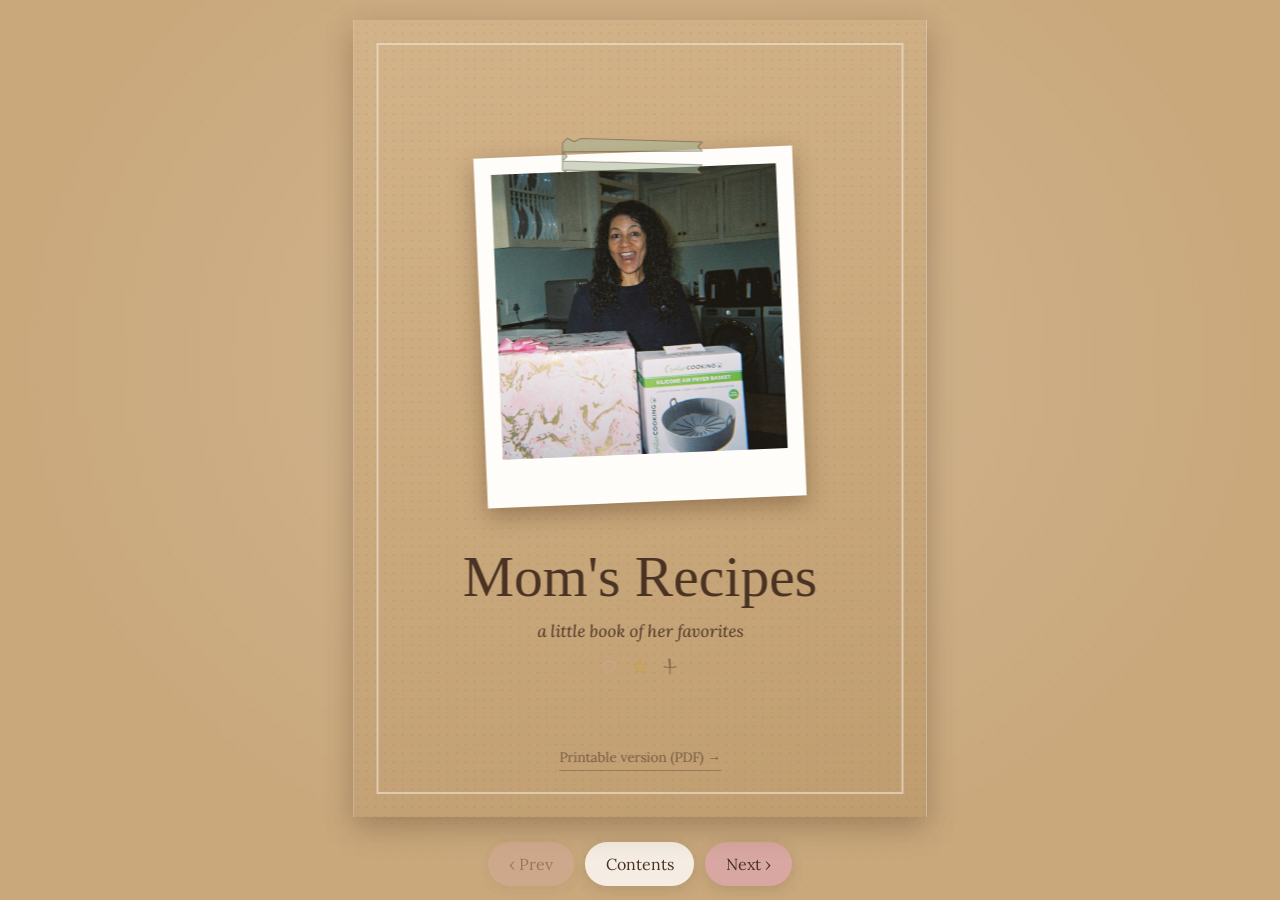
<file: index.html>
<!DOCTYPE html>
<html lang="en">
<head>
<meta charset="UTF-8">
<meta name="viewport" content="width=device-width, initial-scale=1.0, viewport-fit=cover">
<meta name="theme-color" content="#C9A87C">
<meta name="apple-mobile-web-app-capable" content="yes">
<meta name="apple-mobile-web-app-title" content="Mom's Recipes">
<title>Mom's Recipes</title>
<link rel="icon" href="data:image/svg+xml,%3Csvg xmlns='http://www.w3.org/2000/svg' viewBox='0 0 64 64'%3E%3Cpath d='M32 54C8 38 10 16 23 14c5-1 9 4 9 7 0-3 4-8 9-7 13 2 15 24-9 40z' fill='%23D8A7A1'/%3E%3C/svg%3E">
<link rel="preconnect" href="https://fonts.googleapis.com">
<link rel="preconnect" href="https://fonts.gstatic.com" crossorigin>
<link href="https://fonts.googleapis.com/css2?family=Homemade+Apple&family=Lora:ital,wght@0,400;0,600;1,400&display=swap" rel="stylesheet">
<link rel="preload" as="image" href="assets/img/cover-photo.jpg">
<link rel="stylesheet" href="styles.css">
<link rel="stylesheet" href="recipe-page.css">
<link rel="stylesheet" href="vendor/page-flip/page-flip.css">
<link rel="stylesheet" href="book.css">
</head>
<body>

<div class="app">
  <main class="book-stage" id="stage">
    <div class="book-slider" id="slider"></div>
    <div class="book-loading" id="loading">Opening the book…</div>
    <div class="swipe-hint" id="hint">Swipe or tap the page edges to turn</div>
  </main>

  <nav class="book-controls" aria-label="Book navigation">
    <button id="btn-prev" type="button" aria-label="Previous page">‹ Prev</button>
    <button id="btn-toc" type="button" class="secondary" aria-label="Go to contents">Contents</button>
    <button id="btn-next" type="button" aria-label="Next page">Next ›</button>
  </nav>
</div>

<script src="vendor/page-flip/page-flip.browser.js"></script>
<script src="book-core.js"></script>
<script src="book.js"></script>
</body>
</html>
</file>
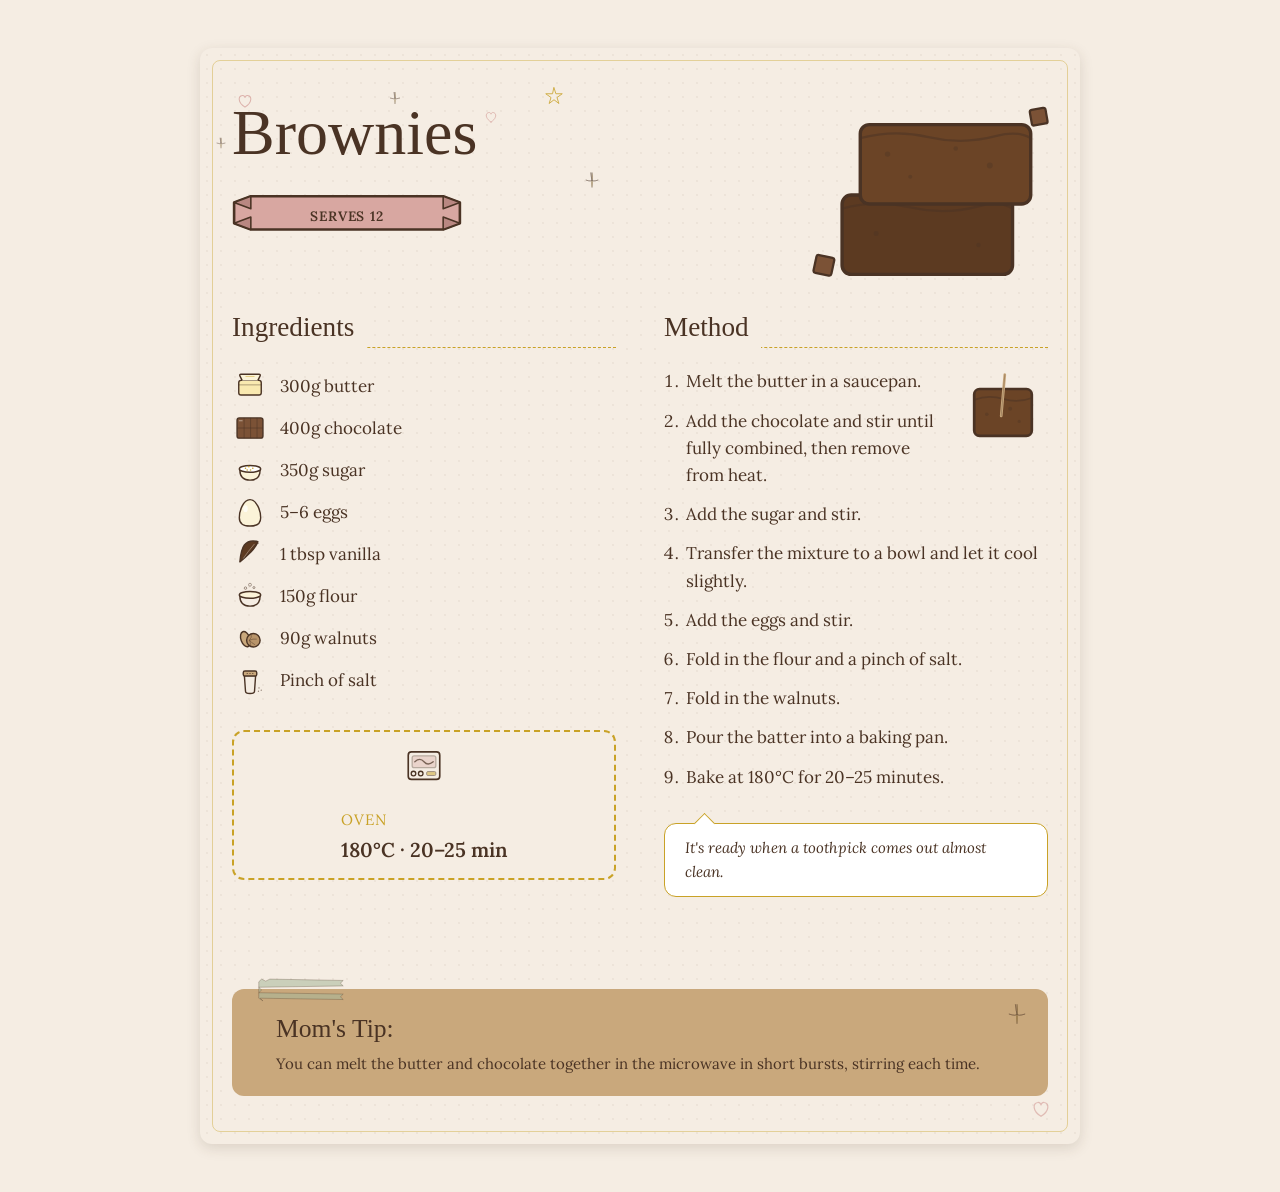
<file: brownies.html>
<!DOCTYPE html>
<html lang="en">
<head>
<meta charset="UTF-8">
<meta name="viewport" content="width=device-width, initial-scale=1.0">
<title>Brownies — Mom's Recipe Book</title>
<link rel="preconnect" href="https://fonts.googleapis.com">
<link rel="preconnect" href="https://fonts.gstatic.com" crossorigin>
<link href="https://fonts.googleapis.com/css2?family=Homemade+Apple&family=Lora:ital,wght@0,400;0,600;1,400&display=swap" rel="stylesheet">
<link rel="stylesheet" href="styles.css">
<link rel="stylesheet" href="recipe-page.css">
<style>
  body {
    padding: var(--space-xl) var(--space-md);
  }
  .recipe-page {
    max-width: 880px;
    margin: 0 auto;
  }
</style>
</head>
<body>

<div class="recipe-page">

  <div class="page-header">
    <img class="hero" src="assets/img/brownies-hero.svg" alt="Stacked brownie squares illustration">
    <img class="doodle doodle--heart1" src="assets/icons/heart.svg" alt="">
    <img class="doodle doodle--heart2" src="assets/icons/heart.svg" alt="">
    <img class="doodle doodle--star1" src="assets/icons/star.svg" alt="">
    <img class="doodle doodle--sparkle1" src="assets/icons/sparkle.svg" alt="">
    <img class="doodle doodle--sparkle2" src="assets/icons/sparkle.svg" alt="">
    <img class="doodle doodle--sparkle3" src="assets/icons/sparkle.svg" alt="">

    <h1>Brownies</h1>

    <div class="ribbon-wrap">
      <img src="assets/icons/ribbon-banner.svg" alt="">
      <span class="ribbon-text">SERVES 12</span>
    </div>
  </div>

  <div class="spread">

    <div class="col">
      <h2>Ingredients</h2>
      <hr class="col-heading-rule">
      <ul class="ingredients-list">
        <li><img src="assets/icons/butter.svg" alt="">300g butter</li>
        <li><img src="assets/icons/chocolate-bar.svg" alt="">400g chocolate</li>
        <li><img src="assets/icons/sugar.svg" alt="">350g sugar</li>
        <li><img src="assets/icons/egg.svg" alt="">5–6 eggs</li>
        <li><img src="assets/icons/vanilla-pod.svg" alt="">1 tbsp vanilla</li>
        <li><img src="assets/icons/flour.svg" alt="">150g flour</li>
        <li><img src="assets/icons/nuts.svg" alt="">90g walnuts</li>
        <li><img src="assets/icons/salt.svg" alt="">Pinch of salt</li>
      </ul>

      <div class="callout dashed">
        <img src="assets/icons/oven.svg" alt="">
        <div>
          <span class="callout-label">Oven</span><br>
          <span class="callout-value">180°C · 20–25 min</span>
        </div>
      </div>
    </div>

    <div class="col">
      <h2>Method</h2>
      <hr class="col-heading-rule">
      <img class="method-hero" src="assets/img/brownie-toothpick.svg" alt="Brownie square with a toothpick test">
      <ol class="method-list">
        <li>Melt the butter in a saucepan.</li>
        <li>Add the chocolate and stir until fully combined, then remove from heat.</li>
        <li>Add the sugar and stir.</li>
        <li>Transfer the mixture to a bowl and let it cool slightly.</li>
        <li>Add the eggs and stir.</li>
        <li>Fold in the flour and a pinch of salt.</li>
        <li>Fold in the walnuts.</li>
        <li>Pour the batter into a baking pan.</li>
        <li>Bake at 180°C for 20–25 minutes.</li>
      </ol>

      <div class="speech-bubble">
        It's ready when a toothpick comes out almost clean.
      </div>
    </div>

    <div class="nota-box">
      <img class="washi" src="assets/icons/washi-tape.svg" alt="">
      <img class="corner-flourish corner-flourish--tr" src="assets/icons/sparkle.svg" alt="">
      <span class="nota-label">Mom's Tip:</span>
      <p>You can melt the butter and chocolate together in the microwave in short bursts, stirring each time.</p>
    </div>

  </div>

  <img class="corner-flourish corner-flourish--br" src="assets/icons/heart.svg" alt="">

</div>

</body>
</html>
</file>
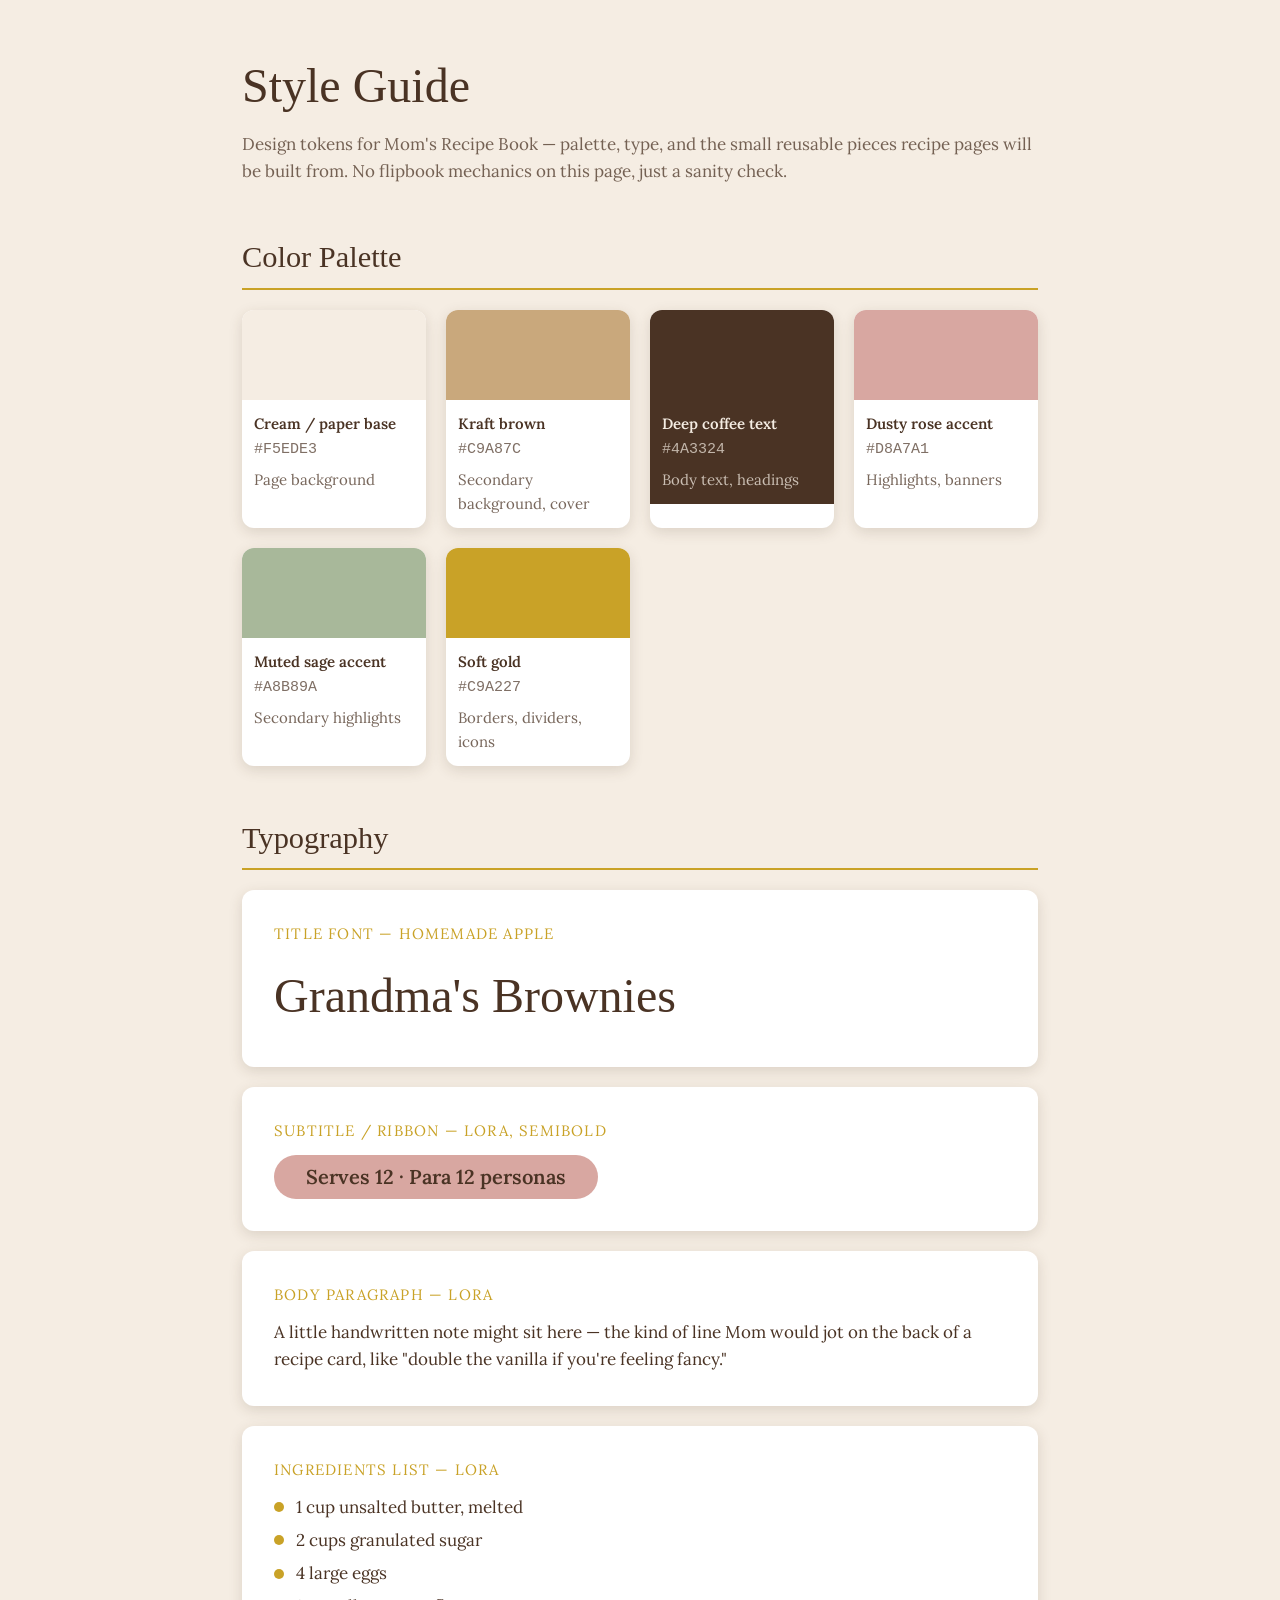
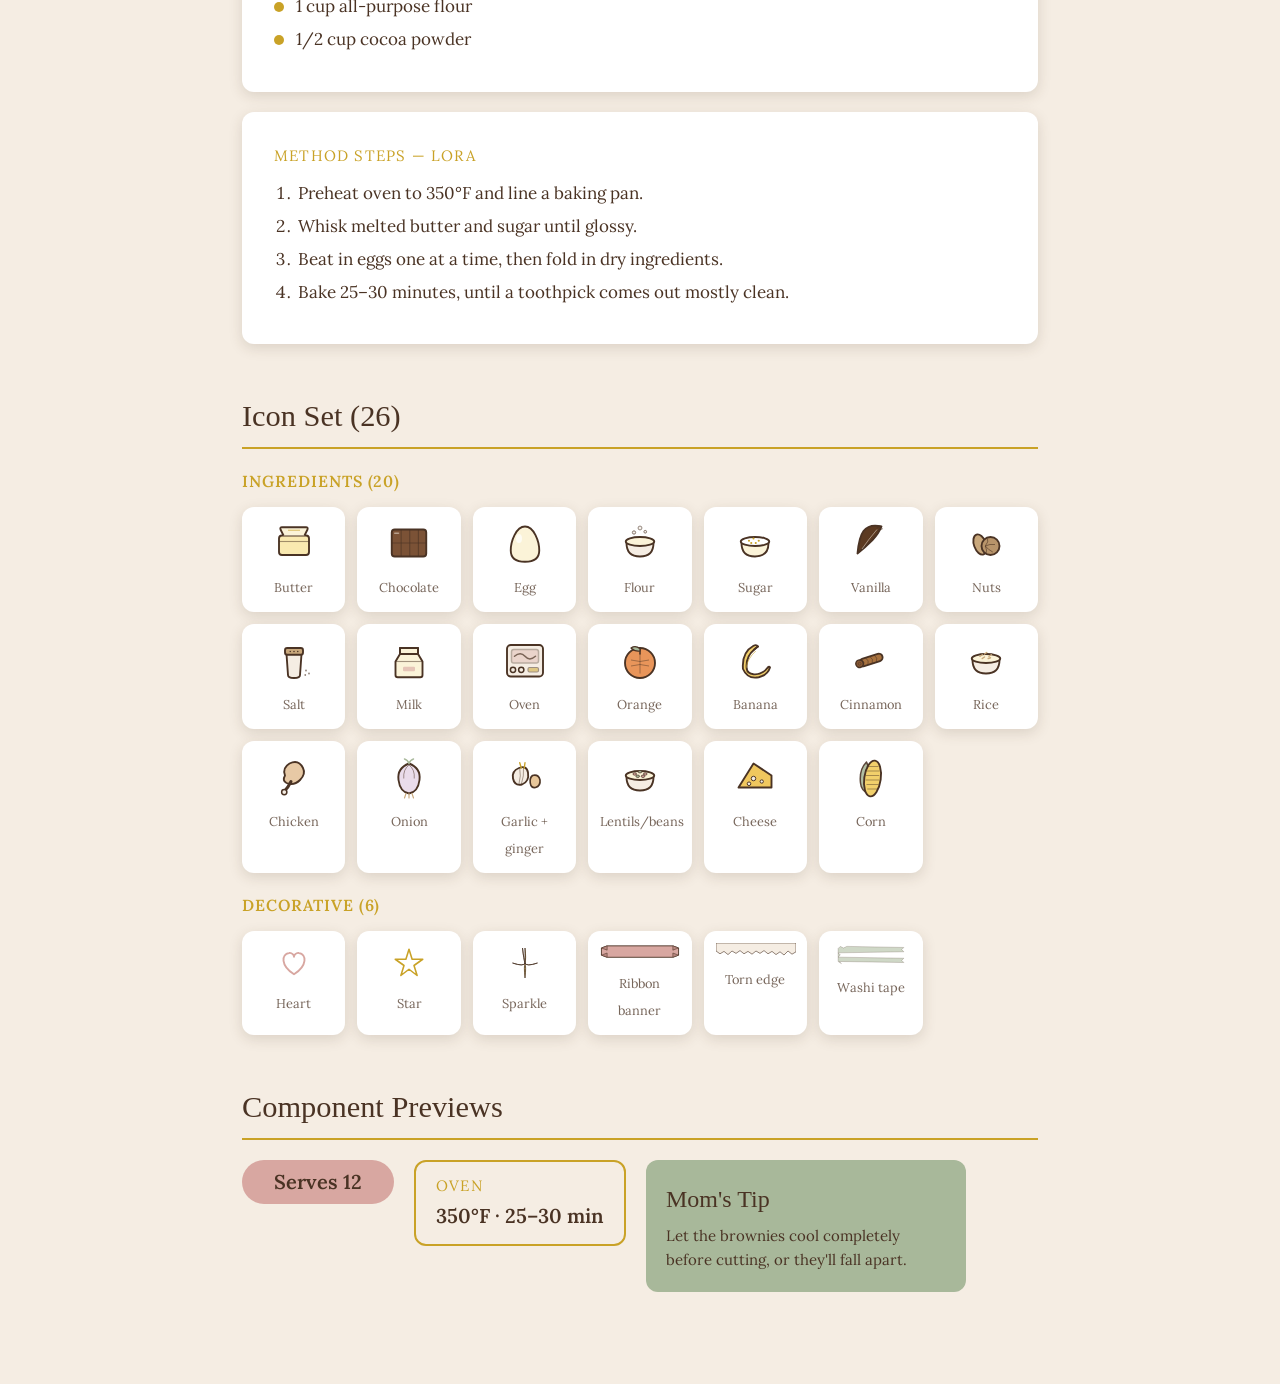
<file: style-guide.html>
<!DOCTYPE html>
<html lang="en">
<head>
<meta charset="UTF-8">
<meta name="viewport" content="width=device-width, initial-scale=1.0">
<title>Style Guide — Mom's Recipe Book</title>
<link rel="preconnect" href="https://fonts.googleapis.com">
<link rel="preconnect" href="https://fonts.gstatic.com" crossorigin>
<link href="https://fonts.googleapis.com/css2?family=Homemade+Apple&family=Lora:ital,wght@0,400;0,600;1,400&display=swap" rel="stylesheet">
<link rel="stylesheet" href="styles.css">
<style>
  .guide {
    max-width: 860px;
    margin: 0 auto;
    padding: var(--space-xl) var(--space-lg) var(--space-xl);
  }

  .guide-intro {
    margin-bottom: var(--space-xl);
  }

  .guide-intro h1 {
    font-size: var(--text-recipe-title);
    margin-bottom: var(--space-xs);
  }

  .guide-intro p {
    margin: 0;
    color: var(--color-coffee);
    opacity: 0.75;
  }

  section.guide-section {
    margin-bottom: var(--space-xl);
  }

  section.guide-section h2 {
    font-size: 1.9rem;
    border-bottom: 2px solid var(--color-gold);
    padding-bottom: var(--space-xs);
    margin-bottom: var(--space-md);
  }

  /* Color swatches */
  .swatch-grid {
    display: grid;
    grid-template-columns: repeat(auto-fit, minmax(180px, 1fr));
    gap: var(--space-md);
  }

  .swatch {
    border-radius: var(--radius-card);
    overflow: hidden;
    box-shadow: var(--shadow-card);
    background: #fff;
  }

  .swatch-color {
    height: 90px;
  }

  .swatch-info {
    padding: var(--space-sm);
    font-size: var(--text-note);
  }

  .swatch-info .swatch-name {
    font-weight: 600;
    display: block;
  }

  .swatch-info .swatch-hex {
    font-family: monospace;
    opacity: 0.7;
  }

  .swatch-info .swatch-use {
    display: block;
    margin-top: var(--space-xs);
    opacity: 0.75;
  }

  /* Typography specimens */
  .type-specimen {
    background: #fff;
    border-radius: var(--radius-card);
    box-shadow: var(--shadow-card);
    padding: var(--space-lg);
    margin-bottom: var(--space-md);
  }

  .type-specimen .label {
    font-size: var(--text-note);
    text-transform: uppercase;
    letter-spacing: 0.08em;
    color: var(--color-gold);
    display: block;
    margin-bottom: var(--space-sm);
  }

  .specimen-title {
    font-size: var(--text-recipe-title);
    font-family: var(--font-title);
  }

  .specimen-subtitle {
    font-size: var(--text-subtitle);
    font-family: var(--font-body);
    font-weight: 600;
  }

  .step-list {
    padding-left: 1.4em;
    margin: 0;
  }

  .step-list li {
    margin-bottom: var(--space-xs);
  }

  .ingredient-list {
    list-style: none;
    padding: 0;
    margin: 0;
  }

  .ingredient-list li {
    display: flex;
    align-items: center;
    gap: var(--space-sm);
    margin-bottom: var(--space-xs);
  }

  .ingredient-list li::before {
    content: "";
    width: 10px;
    height: 10px;
    border-radius: 50%;
    background: var(--color-gold);
    flex-shrink: 0;
  }

  /* Component preview row */
  .component-row {
    display: flex;
    flex-wrap: wrap;
    gap: var(--space-md);
    align-items: flex-start;
  }

  .component-row .tip-band {
    max-width: 320px;
  }

  .icon-grid {
    display: grid;
    grid-template-columns: repeat(auto-fill, minmax(90px, 1fr));
    gap: var(--space-sm);
  }

  .icon-tile {
    background: #fff;
    border-radius: var(--radius-card);
    box-shadow: var(--shadow-card);
    padding: var(--space-sm);
    text-align: center;
  }

  .icon-tile img {
    display: block;
    margin: 0 auto var(--space-xs);
  }

  .icon-tile span {
    font-size: 0.8rem;
    opacity: 0.75;
  }

  h3.icon-subhead {
    font-family: var(--font-body);
    font-size: 1rem;
    font-weight: 600;
    text-transform: uppercase;
    letter-spacing: 0.06em;
    color: var(--color-gold);
    margin: var(--space-md) 0 var(--space-sm);
  }
</style>
</head>
<body>

<div class="guide">

  <div class="guide-intro">
    <h1>Style Guide</h1>
    <p>Design tokens for Mom's Recipe Book — palette, type, and the small reusable pieces recipe pages will be built from. No flipbook mechanics on this page, just a sanity check.</p>
  </div>

  <section class="guide-section">
    <h2>Color Palette</h2>
    <div class="swatch-grid">
      <div class="swatch">
        <div class="swatch-color" style="background: var(--color-cream);"></div>
        <div class="swatch-info">
          <span class="swatch-name">Cream / paper base</span>
          <span class="swatch-hex">#F5EDE3</span>
          <span class="swatch-use">Page background</span>
        </div>
      </div>
      <div class="swatch">
        <div class="swatch-color" style="background: var(--color-kraft);"></div>
        <div class="swatch-info">
          <span class="swatch-name">Kraft brown</span>
          <span class="swatch-hex">#C9A87C</span>
          <span class="swatch-use">Secondary background, cover</span>
        </div>
      </div>
      <div class="swatch">
        <div class="swatch-color" style="background: var(--color-coffee);"></div>
        <div class="swatch-info" style="color: #F5EDE3; background: var(--color-coffee);">
          <span class="swatch-name">Deep coffee text</span>
          <span class="swatch-hex">#4A3324</span>
          <span class="swatch-use">Body text, headings</span>
        </div>
      </div>
      <div class="swatch">
        <div class="swatch-color" style="background: var(--color-rose);"></div>
        <div class="swatch-info">
          <span class="swatch-name">Dusty rose accent</span>
          <span class="swatch-hex">#D8A7A1</span>
          <span class="swatch-use">Highlights, banners</span>
        </div>
      </div>
      <div class="swatch">
        <div class="swatch-color" style="background: var(--color-sage);"></div>
        <div class="swatch-info">
          <span class="swatch-name">Muted sage accent</span>
          <span class="swatch-hex">#A8B89A</span>
          <span class="swatch-use">Secondary highlights</span>
        </div>
      </div>
      <div class="swatch">
        <div class="swatch-color" style="background: var(--color-gold);"></div>
        <div class="swatch-info">
          <span class="swatch-name">Soft gold</span>
          <span class="swatch-hex">#C9A227</span>
          <span class="swatch-use">Borders, dividers, icons</span>
        </div>
      </div>
    </div>
  </section>

  <section class="guide-section">
    <h2>Typography</h2>

    <div class="type-specimen">
      <span class="label">Title font — Homemade Apple</span>
      <div class="specimen-title">Grandma's Brownies</div>
    </div>

    <div class="type-specimen">
      <span class="label">Subtitle / ribbon — Lora, semibold</span>
      <span class="ribbon specimen-subtitle">Serves 12 · Para 12 personas</span>
    </div>

    <div class="type-specimen">
      <span class="label">Body paragraph — Lora</span>
      <p style="margin:0;">A little handwritten note might sit here — the kind of line Mom would jot on the back of a recipe card, like "double the vanilla if you're feeling fancy."</p>
    </div>

    <div class="type-specimen">
      <span class="label">Ingredients list — Lora</span>
      <ul class="ingredient-list">
        <li>1 cup unsalted butter, melted</li>
        <li>2 cups granulated sugar</li>
        <li>4 large eggs</li>
        <li>1 cup all-purpose flour</li>
        <li>1/2 cup cocoa powder</li>
      </ul>
    </div>

    <div class="type-specimen">
      <span class="label">Method steps — Lora</span>
      <ol class="step-list">
        <li>Preheat oven to 350°F and line a baking pan.</li>
        <li>Whisk melted butter and sugar until glossy.</li>
        <li>Beat in eggs one at a time, then fold in dry ingredients.</li>
        <li>Bake 25–30 minutes, until a toothpick comes out mostly clean.</li>
      </ol>
    </div>
  </section>

  <section class="guide-section">
    <h2>Icon Set (26)</h2>

    <h3 class="icon-subhead">Ingredients (20)</h3>
    <div class="icon-grid">
      <div class="icon-tile"><img src="assets/icons/butter.svg" width="48" height="48" alt="Butter"><span>Butter</span></div>
      <div class="icon-tile"><img src="assets/icons/chocolate-bar.svg" width="48" height="48" alt="Chocolate bar"><span>Chocolate</span></div>
      <div class="icon-tile"><img src="assets/icons/egg.svg" width="48" height="48" alt="Egg"><span>Egg</span></div>
      <div class="icon-tile"><img src="assets/icons/flour.svg" width="48" height="48" alt="Flour"><span>Flour</span></div>
      <div class="icon-tile"><img src="assets/icons/sugar.svg" width="48" height="48" alt="Sugar"><span>Sugar</span></div>
      <div class="icon-tile"><img src="assets/icons/vanilla-pod.svg" width="48" height="48" alt="Vanilla pod"><span>Vanilla</span></div>
      <div class="icon-tile"><img src="assets/icons/nuts.svg" width="48" height="48" alt="Nuts"><span>Nuts</span></div>
      <div class="icon-tile"><img src="assets/icons/salt.svg" width="48" height="48" alt="Salt"><span>Salt</span></div>
      <div class="icon-tile"><img src="assets/icons/milk.svg" width="48" height="48" alt="Milk"><span>Milk</span></div>
      <div class="icon-tile"><img src="assets/icons/oven.svg" width="48" height="48" alt="Oven"><span>Oven</span></div>
      <div class="icon-tile"><img src="assets/icons/orange.svg" width="48" height="48" alt="Orange"><span>Orange</span></div>
      <div class="icon-tile"><img src="assets/icons/banana.svg" width="48" height="48" alt="Banana"><span>Banana</span></div>
      <div class="icon-tile"><img src="assets/icons/cinnamon-stick.svg" width="48" height="48" alt="Cinnamon stick"><span>Cinnamon</span></div>
      <div class="icon-tile"><img src="assets/icons/rice.svg" width="48" height="48" alt="Rice"><span>Rice</span></div>
      <div class="icon-tile"><img src="assets/icons/chicken.svg" width="48" height="48" alt="Chicken"><span>Chicken</span></div>
      <div class="icon-tile"><img src="assets/icons/onion.svg" width="48" height="48" alt="Onion"><span>Onion</span></div>
      <div class="icon-tile"><img src="assets/icons/garlic-ginger.svg" width="48" height="48" alt="Garlic and ginger"><span>Garlic + ginger</span></div>
      <div class="icon-tile"><img src="assets/icons/lentils-beans.svg" width="48" height="48" alt="Lentils and beans"><span>Lentils/beans</span></div>
      <div class="icon-tile"><img src="assets/icons/cheese.svg" width="48" height="48" alt="Cheese"><span>Cheese</span></div>
      <div class="icon-tile"><img src="assets/icons/corn.svg" width="48" height="48" alt="Corn"><span>Corn</span></div>
    </div>

    <h3 class="icon-subhead">Decorative (6)</h3>
    <div class="icon-grid">
      <div class="icon-tile"><img src="assets/icons/heart.svg" width="40" height="40" alt="Heart doodle"><span>Heart</span></div>
      <div class="icon-tile"><img src="assets/icons/star.svg" width="40" height="40" alt="Star doodle"><span>Star</span></div>
      <div class="icon-tile"><img src="assets/icons/sparkle.svg" width="40" height="40" alt="Sparkle mark"><span>Sparkle</span></div>
      <div class="icon-tile"><img src="assets/icons/ribbon-banner.svg" width="80" height="20" alt="Ribbon banner"><span>Ribbon banner</span></div>
      <div class="icon-tile"><img src="assets/icons/torn-paper-edge.svg" width="80" height="16" alt="Torn paper edge"><span>Torn edge</span></div>
      <div class="icon-tile"><img src="assets/icons/washi-tape.svg" width="70" height="24" alt="Washi tape strip"><span>Washi tape</span></div>
    </div>
  </section>

  <section class="guide-section">
    <h2>Component Previews</h2>
    <div class="component-row">
      <span class="ribbon">Serves 12</span>

      <div class="callout">
        <span class="callout-label">Oven</span>
        <span class="callout-value">350°F · 25–30 min</span>
      </div>

      <div class="tip-band">
        <span class="tip-label">Mom's Tip</span>
        Let the brownies cool completely before cutting, or they'll fall apart.
      </div>
    </div>
  </section>

</div>

</body>
</html>
</file>
<file: styles.css>
/* ==========================================================================
   Mom's Recipe Book — Design System
   Vintage-cozy scrapbook: dusty rose + cream + kraft brown, handwritten
   titles, warm serif body. See PROJECT_BRIEF.md for the full spec.
   ========================================================================== */

:root {
  /* -- Color tokens --------------------------------------------------- */
  --color-cream: #F5EDE3;   /* page background */
  --color-kraft: #C9A87C;   /* secondary background, cover */
  --color-coffee: #4A3324;  /* body text, headings */
  --color-rose: #D8A7A1;    /* highlights, banners */
  --color-sage: #A8B89A;    /* secondary highlights */
  --color-gold: #C9A227;    /* borders, dividers, icons */

  /* -- Font tokens ------------------------------------------------------ */
  --font-title: 'Homemade Apple', cursive;
  --font-body: 'Lora', serif;

  /* -- Type scale --------------------------------------------------------
     Sizes tuned for a recipe-card spread, not a generic web page. */
  --text-recipe-title: 3rem;      /* large script recipe name */
  --text-subtitle: 1.25rem;       /* ribbon banner: "Serves 12" etc. */
  --text-body: 1.0625rem;         /* paragraph / step text */
  --text-step-number: 1.0625rem;  /* numbered method steps */
  --text-note: 0.9375rem;         /* footer band / "Mom's Tip" / small print */

  /* -- Spacing scale ------------------------------------------------------ */
  --space-xs: 0.375rem;
  --space-sm: 0.75rem;
  --space-md: 1.25rem;
  --space-lg: 2rem;
  --space-xl: 3rem;

  /* -- Shape / shadow ----------------------------------------------------- */
  --radius-card: 0.75rem;
  --radius-pill: 999px;
  --shadow-card: 0 4px 14px rgba(74, 51, 36, 0.15);
}

/* -- Base ------------------------------------------------------------- */
* {
  box-sizing: border-box;
}

body {
  margin: 0;
  background: var(--color-cream);
  color: var(--color-coffee);
  font-family: var(--font-body);
  font-size: var(--text-body);
  line-height: 1.6;
}

h1, h2, h3 {
  font-family: var(--font-title);
  font-weight: 400;
  margin: 0 0 var(--space-sm);
}

/* -- Reusable components (used by style-guide.html and, later, real
      recipe pages) --------------------------------------------------- */

/* Ribbon banner — subtitle/serving info under a recipe title */
.ribbon {
  display: inline-block;
  background: var(--color-rose);
  color: var(--color-coffee);
  font-family: var(--font-body);
  font-size: var(--text-subtitle);
  font-weight: 600;
  padding: var(--space-xs) var(--space-lg);
  border-radius: var(--radius-pill);
}

/* Oven-temp / key-spec callout box */
.callout {
  display: inline-flex;
  flex-direction: column;
  gap: 0.15rem;
  background: var(--color-cream);
  border: 2px solid var(--color-gold);
  border-radius: var(--radius-card);
  padding: var(--space-sm) var(--space-md);
}

.callout .callout-label {
  font-size: var(--text-note);
  text-transform: uppercase;
  letter-spacing: 0.08em;
  color: var(--color-gold);
}

.callout .callout-value {
  font-size: var(--text-subtitle);
  font-weight: 600;
}

/* "Mom's Tip" footer band */
.tip-band {
  background: var(--color-sage);
  color: var(--color-coffee);
  border-radius: var(--radius-card);
  padding: var(--space-md);
  font-size: var(--text-note);
}

.tip-band .tip-label {
  font-family: var(--font-title);
  font-size: 1.5rem;
  display: block;
  margin-bottom: var(--space-xs);
}
</file>
<file: recipe-page.css>
/* ==========================================================================
   Recipe page anatomy — illustrated style (default)
   Shared by the standalone preview pages and the flipbook (index.html).
   Depends on styles.css tokens.
   ========================================================================== */

.recipe-page {
  background: var(--color-cream);
  background-image: radial-gradient(rgba(74, 51, 36, 0.05) 1px, transparent 1px);
  background-size: 14px 14px;
  border-radius: var(--radius-card);
  box-shadow: var(--shadow-card);
  padding: var(--space-xl) var(--space-lg);
  position: relative;
  overflow: hidden;
}

.recipe-page::before {
  content: "";
  position: absolute;
  inset: 12px;
  border: 1.5px solid rgba(201, 162, 39, 0.4);
  border-radius: calc(var(--radius-card) - 4px);
  pointer-events: none;
}

.corner-flourish {
  position: absolute;
  width: 26px;
  opacity: 0.7;
}
.corner-flourish--br { bottom: 22px; right: 26px; }
.corner-flourish--tr { top: 12px; right: 18px; }

/* -- Header ----------------------------------------------------- */
.page-header {
  position: relative;
  padding-bottom: var(--space-md);
  margin-bottom: var(--space-lg);
}

.page-header h1 {
  font-size: 4rem;
  line-height: 1.15;
  margin-bottom: var(--space-sm);
  max-width: 60%;
  word-spacing: 0.15em;
}

/* Recipes without a hero illustration don't need to leave room for one. */
.page-header.no-hero h1 {
  max-width: 92%;
}

.doodle {
  position: absolute;
  opacity: 0.85;
}
.doodle--heart1 { top: -6px; left: 2px; width: 22px; }
.doodle--heart2 { top: 12px; left: 250px; width: 18px; }
.doodle--star1  { top: -12px; left: 310px; width: 24px; }
.doodle--sparkle1 { top: 74px; left: 350px; width: 20px; }
.doodle--sparkle2 { top: -6px; left: 155px; width: 16px; }
.doodle--sparkle3 { top: 40px; left: -18px; width: 14px; }

/* Generic, length-independent doodle row — used by the templated recipe
   pages (title text varies), vs. the hand-tuned scatter above which is
   specific to "Brownies". */
.header-doodles {
  display: flex;
  align-items: center;
  gap: var(--space-sm);
  margin-bottom: var(--space-xs);
}
.header-doodles img {
  width: 20px;
  opacity: 0.8;
}

.hero {
  position: absolute;
  top: -10px;
  right: -10px;
  width: 250px;
}

.ribbon-wrap {
  position: relative;
  display: inline-block;
  margin-top: var(--space-xs);
}

.ribbon-wrap img {
  display: block;
  width: 230px;
  height: auto;
}

.ribbon-wrap .ribbon-text {
  position: absolute;
  inset: 0;
  display: flex;
  align-items: center;
  justify-content: center;
  font-family: var(--font-body);
  font-weight: 600;
  font-size: 0.85rem;
  letter-spacing: 0.06em;
  color: var(--color-coffee);
}

/* -- Two-column body ---------------------------------------------- */
.spread {
  display: grid;
  grid-template-columns: 1fr 1fr;
  gap: var(--space-xl);
}

.col h2 {
  font-size: 1.7rem;
  display: inline-block;
  background: var(--color-cream);
  position: relative;
  padding-right: var(--space-sm);
}

.col-heading-rule {
  border: none;
  border-top: 1px dashed var(--color-gold);
  margin: -0.9rem 0 var(--space-md);
}

.ingredients-list {
  list-style: none;
  margin: 0 0 var(--space-lg);
  padding: 0;
}

.ingredients-list li {
  display: flex;
  align-items: center;
  gap: var(--space-sm);
  margin-bottom: var(--space-xs);
}

.ingredients-list img {
  width: 36px;
  height: 36px;
  flex-shrink: 0;
}

.ingredient-dot {
  width: 10px;
  height: 10px;
  min-width: 10px;
  border-radius: 50%;
  background: var(--color-gold);
  margin: 0 13px;
}

.callout.dashed {
  border-style: dashed;
  display: flex;
  align-items: center;
  gap: var(--space-md);
}

.callout.dashed img {
  width: 42px;
  height: 42px;
}

.method-hero {
  float: right;
  width: 90px;
  margin: -6px 0 var(--space-sm) var(--space-md);
}

.method-list {
  padding-left: 1.3em;
  margin: 0 0 var(--space-lg);
}

.method-list li {
  margin-bottom: var(--space-sm);
}

.speech-bubble {
  position: relative;
  background: #fff;
  border: 1.5px solid var(--color-gold);
  border-radius: var(--radius-card);
  padding: var(--space-sm) var(--space-md);
  font-size: var(--text-note);
  font-style: italic;
  margin-bottom: var(--space-lg);
}

.speech-bubble::after {
  content: "";
  position: absolute;
  top: -8px;
  left: 32px;
  width: 14px;
  height: 14px;
  background: #fff;
  border-left: 1.5px solid var(--color-gold);
  border-top: 1.5px solid var(--color-gold);
  transform: rotate(45deg);
}

.nota-box {
  grid-column: 1 / -1;
  position: relative;
  background: var(--color-kraft);
  border-radius: var(--radius-card);
  padding: var(--space-md) var(--space-md) var(--space-md) 2.75rem;
  margin-top: var(--space-sm);
}

.nota-box .washi {
  position: absolute;
  top: -14px;
  left: 24px;
  width: 90px;
}

.nota-box .nota-label {
  font-family: var(--font-title);
  font-size: 1.6rem;
  display: block;
  margin-bottom: 0.15rem;
}

.nota-box p {
  margin: 0;
  font-size: var(--text-note);
}

@media (max-width: 640px) {
  .spread { grid-template-columns: 1fr; }
  .page-header h1 { max-width: 100%; }
  .hero { position: static; width: 160px; margin-bottom: var(--space-sm); }
  .nota-box { grid-column: auto; }
}
</file>
<file: vendor/page-flip/page-flip.css>
.stf__parent {
  position: relative;
  display: block;
  box-sizing: border-box;
  transform: translateZ(0);

  -ms-touch-action: pan-y;
  touch-action: pan-y;
}

.sft__wrapper {
  position: relative;
  width: 100%;
  box-sizing: border-box;
}

.stf__parent canvas {
  position: absolute;
  width: 100%;
  height: 100%;
  left: 0;
  top: 0;
}

.stf__block {
  position: absolute;
  width: 100%;
  height: 100%;
  box-sizing: border-box;
  perspective: 2000px;
}

.stf__item {
  display: none;
  position: absolute;
  transform-style: preserve-3d;
}

.stf__outerShadow {
  position: absolute;
  left: 0;
  top: 0;
}

.stf__innerShadow {
  position: absolute;
  left: 0;
  top: 0;
}

.stf__hardShadow {
  position: absolute;
  left: 0;
  top: 0;
}

.stf__hardInnerShadow {
  position: absolute;
  left: 0;
  top: 0;
}
</file>
<file: book.css>
/* ==========================================================================
   Book shell + page anatomy for the live flipbook (index.html).
   Every size derives from --pw / --ph (the pixel size of one page, set by
   book.js) so a page looks the same on a laptop and on a phone.
   ========================================================================== */

html, body {
  height: 100%;
  margin: 0;
  overflow: hidden;
  overscroll-behavior: none;
  background: var(--color-kraft);
  -webkit-tap-highlight-color: transparent;
  -webkit-text-size-adjust: 100%;
}

body {
  background-image:
    radial-gradient(rgba(74, 51, 36, 0.07) 1px, transparent 1px),
    radial-gradient(ellipse at 50% 40%, rgba(255, 255, 255, 0.16), transparent 70%);
  background-size: 16px 16px, 100% 100%;
}

.app {
  height: 100vh;
  height: 100dvh;
  display: flex;
  flex-direction: column;
  padding: env(safe-area-inset-top) env(safe-area-inset-right) env(safe-area-inset-bottom) env(safe-area-inset-left);
  box-sizing: border-box;
}

.book-stage {
  flex: 1;
  min-height: 0;
  position: relative;
  display: flex;
  align-items: center;
  justify-content: center;
}

.book-slider {
  transition: transform 0.85s cubic-bezier(0.45, 0.05, 0.25, 1);
  will-change: transform;
}

.book-slider.no-anim {
  transition: none;
}

#book {
  position: relative;
  opacity: 0;
  transform: translateY(14px) scale(0.985);
  transition: opacity 0.7s ease, transform 0.7s ease;
  user-select: none;
  -webkit-user-select: none;
  -webkit-touch-callout: none;
}

#book.ready {
  opacity: 1;
  transform: none;
}

#book .stf__wrapper {
  height: 100%;
}

/* The library's default perspective (2000px) makes a turning page balloon past
   the edges of the screen; a much longer lens keeps the turn natural. */
#book .stf__block {
  perspective: 5500px;
}

.book-loading {
  position: absolute;
  inset: 0;
  display: flex;
  align-items: center;
  justify-content: center;
  font-family: var(--font-title);
  font-size: 1.6rem;
  color: var(--color-coffee);
  opacity: 0.7;
  transition: opacity 0.4s ease;
  pointer-events: none;
}

.book-loading.done {
  opacity: 0;
}

/* -- Paper: every page casts its own shadow, so a closed book (one page) is
      not surrounded by an empty two-page box. --------------------------- */
#book .page {
  background: var(--color-cream);
  box-shadow: 0 10px 28px rgba(60, 35, 15, 0.3);
}

#book .page.--left::after,
#book .page.--right::after {
  content: "";
  position: absolute;
  top: 0;
  bottom: 0;
  width: 7%;
  pointer-events: none;
  z-index: 5;
}
#book .page.--left::after {
  right: 0;
  background: linear-gradient(to left, rgba(70, 40, 15, 0.18), transparent);
}
#book .page.--right::after {
  left: 0;
  background: linear-gradient(to right, rgba(70, 40, 15, 0.18), transparent);
}
#book .page.--hard::after {
  display: none;
}

/* ==========================================================================
   Recipe / contents pages
   ========================================================================== */
#book .rp,
.measure .rp {
  --icon: clamp(26px, calc(var(--pw) * 0.075), 36px);
  font-size: clamp(1rem, calc(var(--pw) * 0.028), 1.1rem);
  line-height: 1.5;
  height: 100%;
  box-sizing: border-box;
  padding: calc(var(--pw) * 0.075) calc(var(--pw) * 0.085);
  border-radius: 0;
  box-shadow: none;
  overflow: hidden;
}

#book .rp::before,
.measure .rp::before {
  inset: calc(var(--pw) * 0.03);
}

#book .rp::after {
  content: "";
  position: absolute;
  right: calc(var(--pw) * 0.06);
  bottom: calc(var(--pw) * 0.05);
  width: 20px;
  height: 18px;
  background: url("assets/icons/heart.svg") center / contain no-repeat;
  opacity: 0.55;
}

.rp-body {
  display: flow-root;
  position: relative;
}

/* header */
.rp-header {
  display: flex;
  align-items: flex-start;
  justify-content: space-between;
  gap: 0.75em;
  margin-bottom: 0.8em;
}

.rp-header-text {
  flex: 1;
  min-width: 0;
}

.rp .header-doodles {
  margin-bottom: 0.2em;
}
.rp .header-doodles img {
  width: 1.2em;
}

.rp-title {
  font-family: var(--font-title);
  font-weight: 400;
  font-size: min(4rem, calc(var(--pw) * var(--ts, 0.1)));
  line-height: 1.2;
  word-spacing: 0.12em;
  margin: 0 0 0.35em;
  overflow-wrap: break-word;
}

.rp .ribbon-wrap {
  margin-top: 0.1em;
}
.rp .ribbon-wrap img {
  width: max(9.5em, calc(var(--pw) * 0.34));
}
.rp .ribbon-wrap .ribbon-text {
  font-size: 0.78em;
}

.rp-hero {
  flex-shrink: 0;
  width: 33%;
  max-width: 200px;
  height: auto;
  margin-top: -0.2em;
}

/* section headings: "Ingredients ---------" */
.rp-heading {
  display: flex;
  align-items: center;
  gap: 0.6em;
  margin: 0 0 0.5em;
}
.rp-heading h2 {
  font-size: clamp(1.4rem, calc(var(--pw) * 0.055), 1.8rem);
  line-height: 1.2;
  margin: 0;
}
.rp-heading .rp-rule {
  flex: 1;
  border-top: 1px dashed var(--color-gold);
  transform: translateY(0.4em);
}

.rp-cont {
  margin-bottom: 0.5em;
}
.rp-cont .cont-title {
  display: block;
  font-size: 0.72em;
  font-weight: 600;
  text-transform: uppercase;
  letter-spacing: 0.08em;
  color: var(--color-gold);
  margin-bottom: 0.5em;
}
.rp-heading .cont-tag {
  font-family: var(--font-body);
  font-size: 0.5em;
  font-style: italic;
  opacity: 0.7;
  margin-left: 0.35em;
}

/* ingredients */
.rp .ingredients-list {
  margin: 0 0 1em;
}
.rp .ingredients-list li {
  margin-bottom: 0.2em;
  line-height: 1.35;
  min-height: var(--icon);
}
.rp .ingredients-list img {
  width: var(--icon);
  height: var(--icon);
}
.rp .ingredient-dot {
  margin: 0 calc((var(--icon) - 10px) / 2);
}

.rp .callout.dashed {
  flex-direction: row;
  width: 100%;
  box-sizing: border-box;
  margin-bottom: 0.4em;
  padding: 0.5em 0.9em;
  gap: 0.8em;
}
.rp .callout.dashed img {
  width: calc(var(--icon) * 1.15);
  height: calc(var(--icon) * 1.15);
}
.rp .callout .callout-label {
  line-height: 1.2;
}
.rp .callout .callout-value {
  font-size: 1.05em;
}

/* method */
.rp .method-list {
  margin: 0 0 1em;
  padding-left: 1.5em;
}
.rp .method-list li {
  margin-bottom: 0.65em;
  padding-left: 0.2em;
}
.rp .method-hero {
  width: calc(var(--pw) * 0.17);
  margin: -0.4em 0 0.4em 0.8em;
}
.rp .speech-bubble {
  margin: 1.1em 0 1.2em;
  font-size: 0.92em;
}
.rp .nota-box {
  margin-top: 1.4em;
  padding: 1em 1.1em 1em 1.4em;
}
.rp .nota-box .washi {
  width: 5.5em;
  left: 1.2em;
}
.rp .nota-box .nota-label {
  font-size: 1.5em;
  margin-bottom: 0.1em;
}
.rp .nota-box p {
  font-size: 0.92em;
}

/* contents */
.rp .toc-h1 {
  font-size: min(3rem, calc(var(--pw) * 0.1));
  margin: 0 0 0.3em;
  line-height: 1.2;
}
.toc-category {
  font-size: 0.78em;
  font-weight: 600;
  text-transform: uppercase;
  letter-spacing: 0.08em;
  color: var(--color-gold);
  margin: 0.7em 0 0.1em;
}
.toc-list {
  list-style: none;
  margin: 0;
  padding: 0;
}
.toc-list a {
  display: block;
  color: var(--color-coffee);
  text-decoration: none;
  padding: 0.3em 0;
  border-bottom: 1px dotted rgba(74, 51, 36, 0.28);
  cursor: pointer;
  line-height: 1.3;
}
.toc-list a:hover,
.toc-list a:active {
  color: #b9776f;
}

/* filler page (keeps two-page spreads aligned) */
.rp-filler {
  height: 100%;
  min-height: 60vh;
  display: flex;
  align-items: center;
  justify-content: center;
  gap: 0.9em;
  opacity: 0.45;
}
.rp-filler img {
  width: 1.6em;
}

/* ==========================================================================
   Covers
   ========================================================================== */
.cover-page,
.back-cover-page {
  height: 100%;
  box-sizing: border-box;
  display: flex;
  flex-direction: column;
  align-items: center;
  justify-content: center;
  text-align: center;
  color: var(--color-coffee);
  position: relative;
  padding: calc(var(--pw) * 0.09);
  background:
    radial-gradient(rgba(74, 51, 36, 0.09) 1px, transparent 1px) 0 0 / 9px 9px,
    linear-gradient(160deg, #d3b389, var(--color-kraft) 55%, #bf9d6f);
}

.cover-page::before,
.back-cover-page::before {
  content: "";
  position: absolute;
  inset: calc(var(--pw) * 0.04);
  border: 2px solid rgba(245, 237, 227, 0.55);
  pointer-events: none;
}

.cover-photo {
  position: relative;
  width: min(calc(var(--pw) * 0.62), calc(var(--ph) * 0.4));
  background: #fffdf9;
  padding: calc(var(--pw) * 0.03) calc(var(--pw) * 0.03) calc(var(--pw) * 0.085);
  box-sizing: border-box;
  box-shadow: 0 8px 22px rgba(60, 35, 15, 0.35);
  transform: rotate(-2.4deg);
  margin-bottom: calc(var(--pw) * 0.07);
}
.cover-photo img.photo {
  display: block;
  width: 100%;
  aspect-ratio: 1;
  object-fit: cover;
  background: #e8dccb;
}
.cover-photo img.tape {
  position: absolute;
  top: calc(var(--pw) * -0.035);
  left: 50%;
  width: calc(var(--pw) * 0.26);
  transform: translateX(-50%) rotate(3deg);
}

.cover-page h1 {
  font-size: min(3.6rem, calc(var(--pw) * 0.105));
  line-height: 1.2;
  margin: 0;
}
.cover-page .cover-subtitle {
  font-style: italic;
  font-size: clamp(0.85rem, calc(var(--pw) * 0.03), 1.05rem);
  margin: 0.4em 0 0.7em;
}
.cover-page .cover-doodles img {
  width: 1.3rem;
  margin: 0 0.3rem;
  opacity: 0.8;
}

.cover-print-link {
  position: absolute;
  bottom: calc(var(--pw) * 0.08);
  left: 50%;
  transform: translateX(-50%);
  font-family: var(--font-body);
  font-size: clamp(0.72rem, calc(var(--pw) * 0.024), 0.85rem);
  color: var(--color-coffee);
  text-decoration: none;
  opacity: 0.65;
  border-bottom: 1px dotted currentColor;
  padding-bottom: 1px;
}
.cover-print-link:hover {
  opacity: 0.9;
}

.back-cover-page .farewell {
  max-width: calc(var(--pw) * 0.78);
}
.back-cover-page .farewell p {
  font-family: var(--font-body);
  font-style: italic;
  font-size: clamp(1rem, calc(var(--pw) * 0.042), 1.3rem);
  line-height: 1.55;
  margin: 0 0 0.55em;
}
.back-cover-page .farewell p:last-child {
  margin-bottom: 0;
}
.back-cover-page img {
  width: 1.4rem;
  margin: 1.1rem 0;
  opacity: 0.8;
}
.back-cover-page .credit {
  font-family: var(--font-body);
  font-size: clamp(0.7rem, calc(var(--pw) * 0.026), 0.85rem);
  letter-spacing: 0.05em;
  color: var(--color-coffee);
  opacity: 0.75;
}

/* ==========================================================================
   Controls
   ========================================================================== */
.book-controls {
  display: flex;
  justify-content: center;
  align-items: center;
  gap: 0.7rem;
  padding: 0.35rem 0.75rem 0.85rem;
  flex-shrink: 0;
}

.book-controls button {
  font-family: var(--font-body);
  font-size: 1rem;
  color: var(--color-coffee);
  background: var(--color-rose);
  border: none;
  border-radius: var(--radius-pill);
  min-height: 44px;
  padding: 0 1.3rem;
  cursor: pointer;
  box-shadow: var(--shadow-card);
  touch-action: manipulation;
}
.book-controls button.secondary {
  background: var(--color-cream);
}
.book-controls button:hover {
  filter: brightness(1.05);
}
.book-controls button:active {
  transform: translateY(1px);
}
.book-controls button:disabled {
  opacity: 0.4;
  cursor: default;
}

.swipe-hint {
  position: absolute;
  left: 50%;
  bottom: 0.4rem;
  transform: translateX(-50%);
  font-family: var(--font-title);
  font-size: 0.95rem;
  color: var(--color-coffee);
  background: rgba(245, 237, 227, 0.92);
  padding: 0.35rem 0.9rem;
  border-radius: var(--radius-pill);
  box-shadow: var(--shadow-card);
  opacity: 0;
  pointer-events: none;
  transition: opacity 0.5s ease;
  white-space: nowrap;
  z-index: 20;
}
.swipe-hint.show {
  opacity: 1;
}

@media (max-width: 480px) {
  .book-controls {
    gap: 0.5rem;
  }
  .book-controls button {
    padding: 0 1.05rem;
  }
}

@media (prefers-reduced-motion: reduce) {
  .book-slider,
  #book {
    transition: none;
  }
}
</file>
